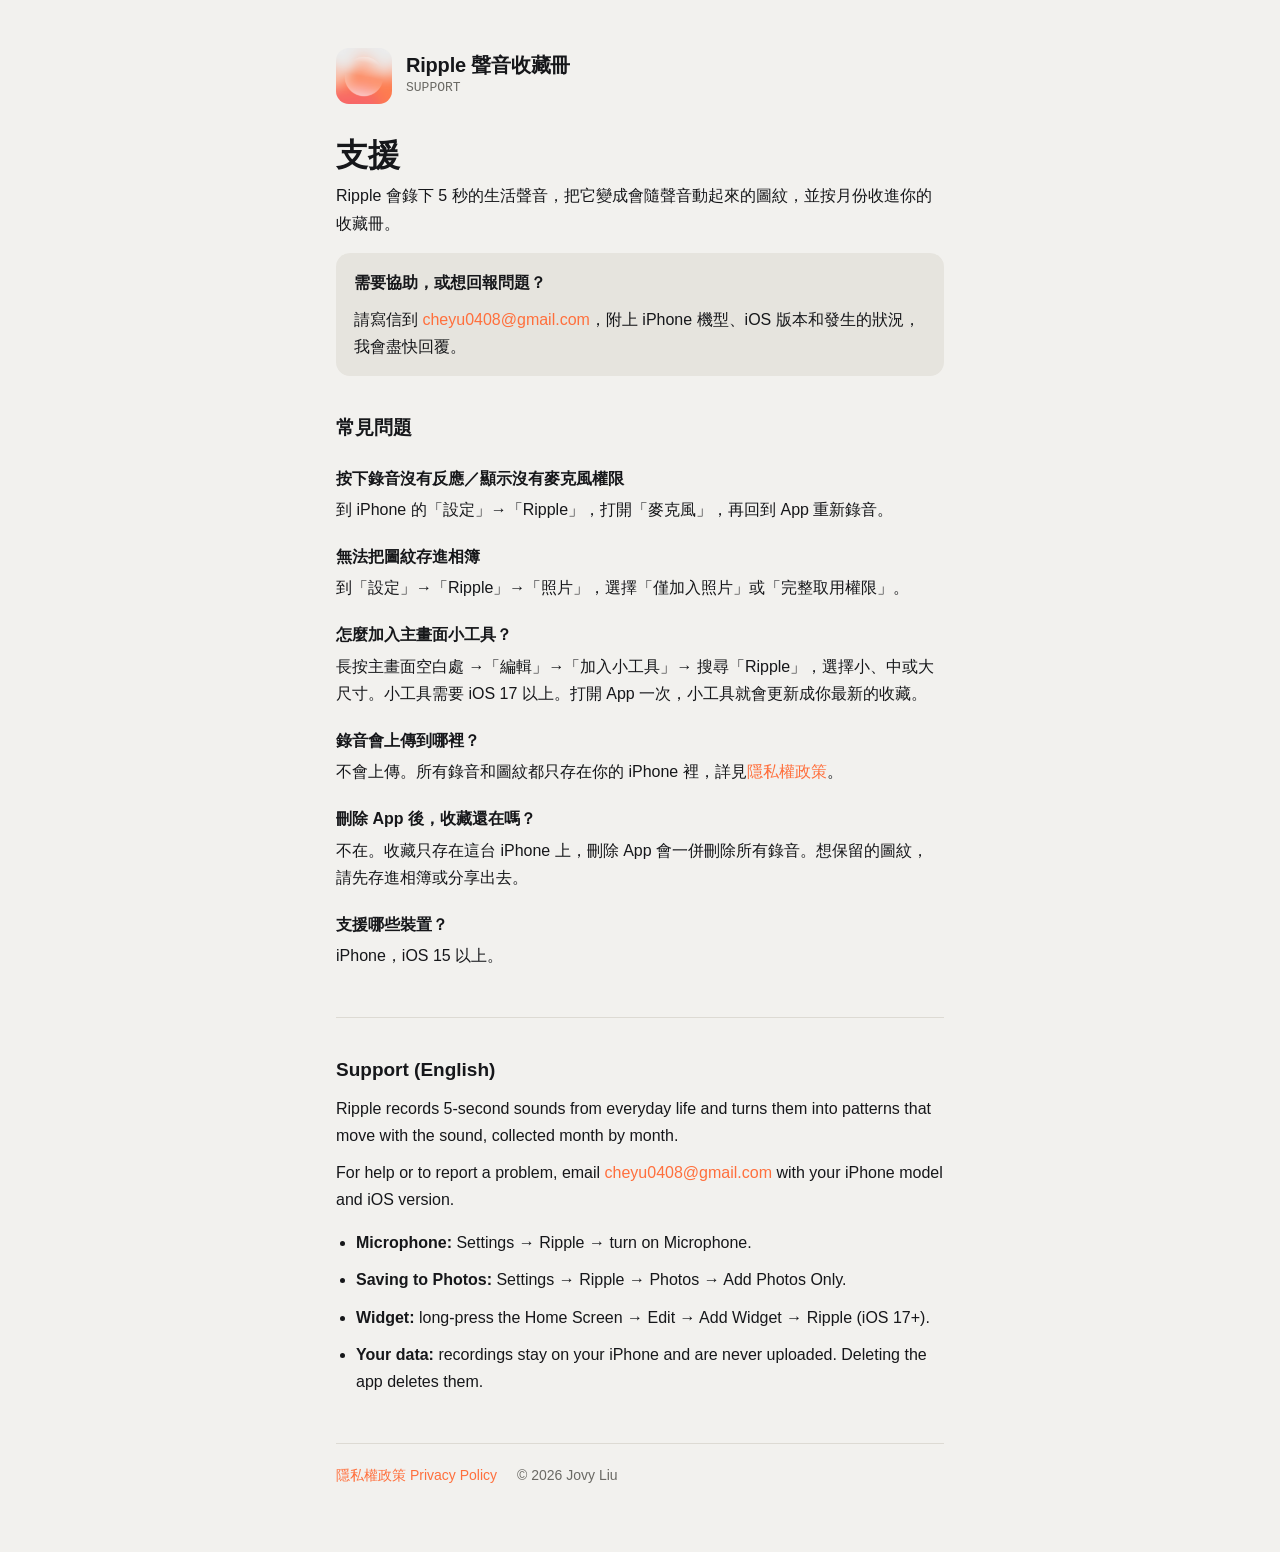
<file: index.html>
<!doctype html>
<html lang="zh-Hant">
<head>
<meta charset="utf-8">
<meta name="viewport" content="width=device-width, initial-scale=1">
<title>Ripple 聲音收藏冊 · 支援</title>
<meta name="description" content="Ripple 聲音收藏冊的使用說明與聯絡方式。">
<link rel="icon" href="icon.png">
<link rel="stylesheet" href="style.css">
</head>
<body>
<main>
  <header>
    <img src="icon.png" alt="">
    <div>
      <div class="name">Ripple 聲音收藏冊</div>
      <div class="sub">SUPPORT</div>
    </div>
  </header>

  <h1>支援</h1>
  <p>Ripple 會錄下 5 秒的生活聲音，把它變成會隨聲音動起來的圖紋，並按月份收進你的收藏冊。</p>

  <div class="card">
    <p><strong>需要協助，或想回報問題？</strong></p>
    <p style="margin:0">請寫信到 <a href="mailto:cheyu0408@gmail.com?subject=Ripple%20%E6%94%AF%E6%8F%B4">cheyu0408@gmail.com</a>，附上 iPhone 機型、iOS 版本和發生的狀況，我會盡快回覆。</p>
  </div>

  <h2>常見問題</h2>

  <h3>按下錄音沒有反應／顯示沒有麥克風權限</h3>
  <p>到 iPhone 的「設定」→「Ripple」，打開「麥克風」，再回到 App 重新錄音。</p>

  <h3>無法把圖紋存進相簿</h3>
  <p>到「設定」→「Ripple」→「照片」，選擇「僅加入照片」或「完整取用權限」。</p>

  <h3>怎麼加入主畫面小工具？</h3>
  <p>長按主畫面空白處 →「編輯」→「加入小工具」→ 搜尋「Ripple」，選擇小、中或大尺寸。小工具需要 iOS 17 以上。打開 App 一次，小工具就會更新成你最新的收藏。</p>

  <h3>錄音會上傳到哪裡？</h3>
  <p>不會上傳。所有錄音和圖紋都只存在你的 iPhone 裡，詳見<a href="privacy.html">隱私權政策</a>。</p>

  <h3>刪除 App 後，收藏還在嗎？</h3>
  <p>不在。收藏只存在這台 iPhone 上，刪除 App 會一併刪除所有錄音。想保留的圖紋，請先存進相簿或分享出去。</p>

  <h3>支援哪些裝置？</h3>
  <p>iPhone，iOS 15 以上。</p>

  <hr>

  <h2 lang="en">Support (English)</h2>
  <div lang="en">
    <p>Ripple records 5-second sounds from everyday life and turns them into patterns that move with the sound, collected month by month.</p>
    <p>For help or to report a problem, email <a href="mailto:cheyu0408@gmail.com?subject=Ripple%20Support">cheyu0408@gmail.com</a> with your iPhone model and iOS version.</p>
    <ul>
      <li><strong>Microphone:</strong> Settings → Ripple → turn on Microphone.</li>
      <li><strong>Saving to Photos:</strong> Settings → Ripple → Photos → Add Photos Only.</li>
      <li><strong>Widget:</strong> long-press the Home Screen → Edit → Add Widget → Ripple (iOS 17+).</li>
      <li><strong>Your data:</strong> recordings stay on your iPhone and are never uploaded. Deleting the app deletes them.</li>
    </ul>
  </div>

  <nav><a href="privacy.html">隱私權政策 Privacy Policy</a><span>© 2026 Jovy Liu</span></nav>
</main>
</body>
</html>
</file>
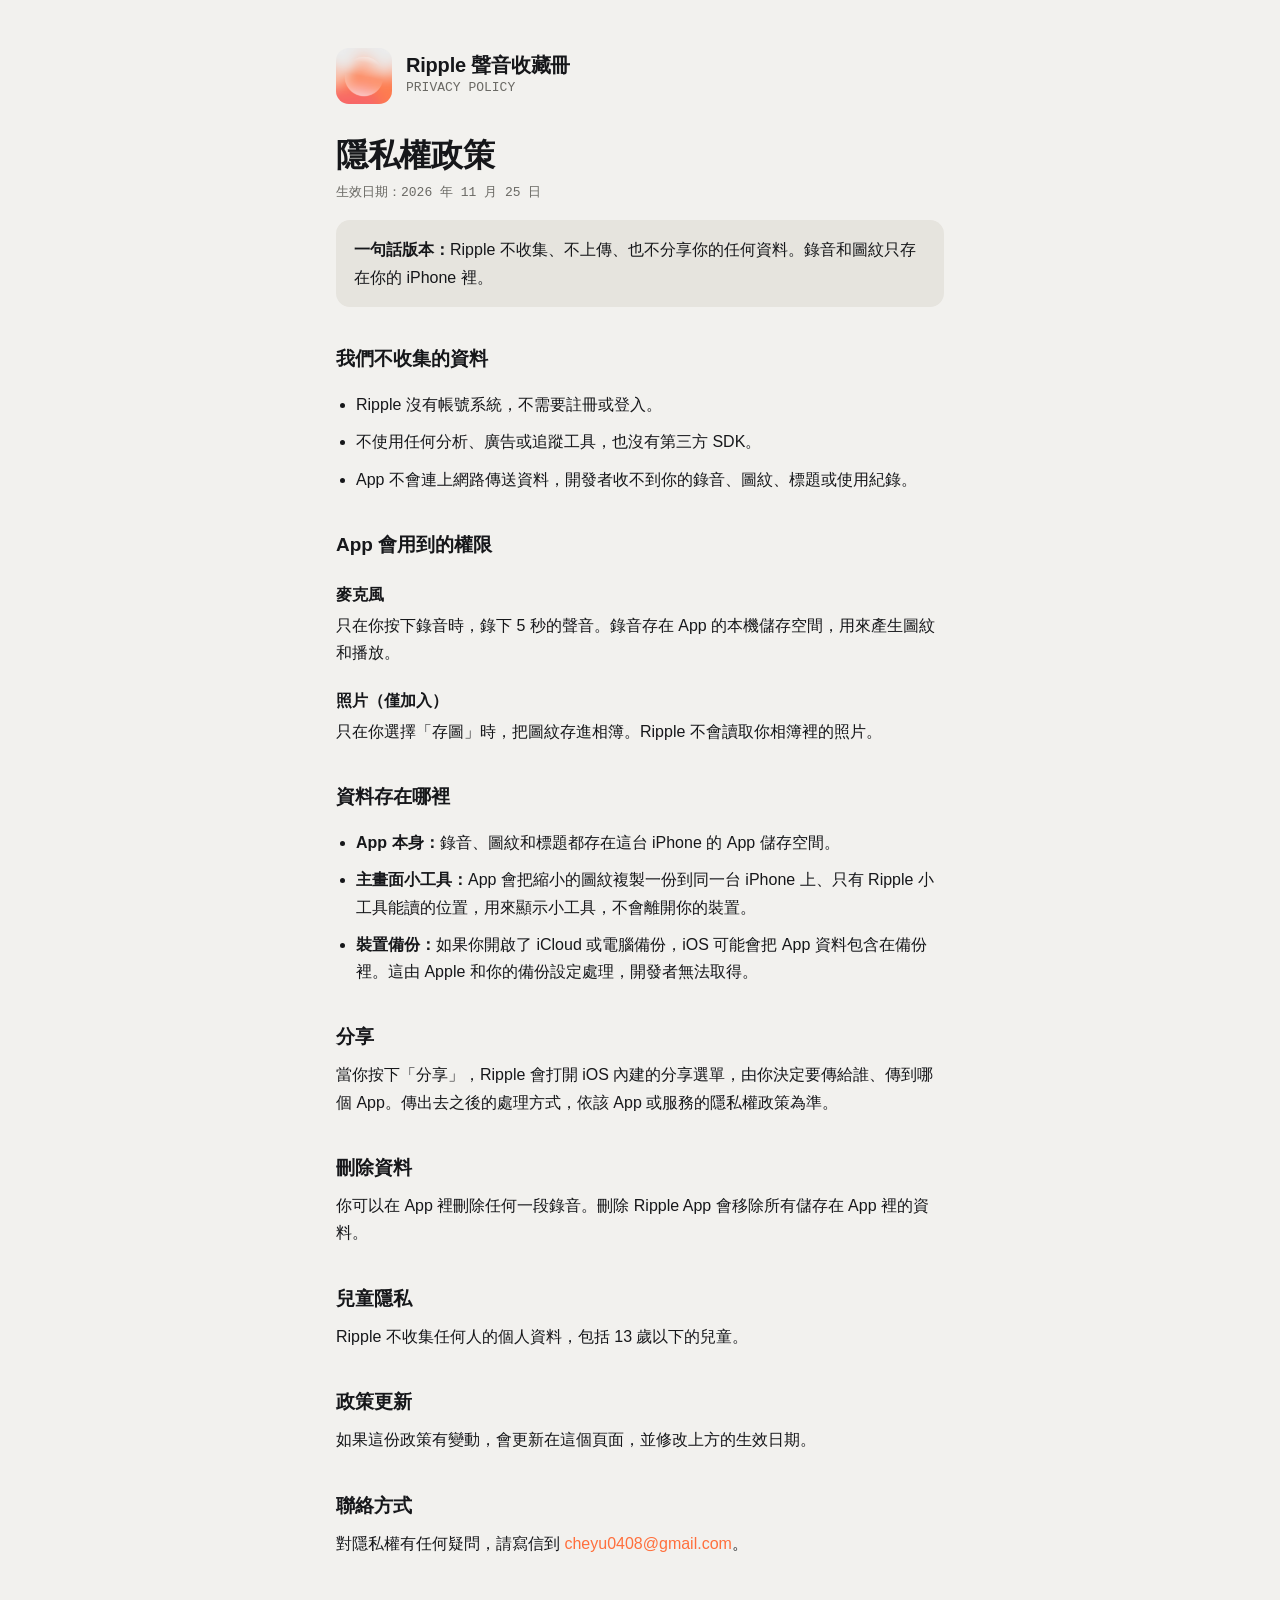
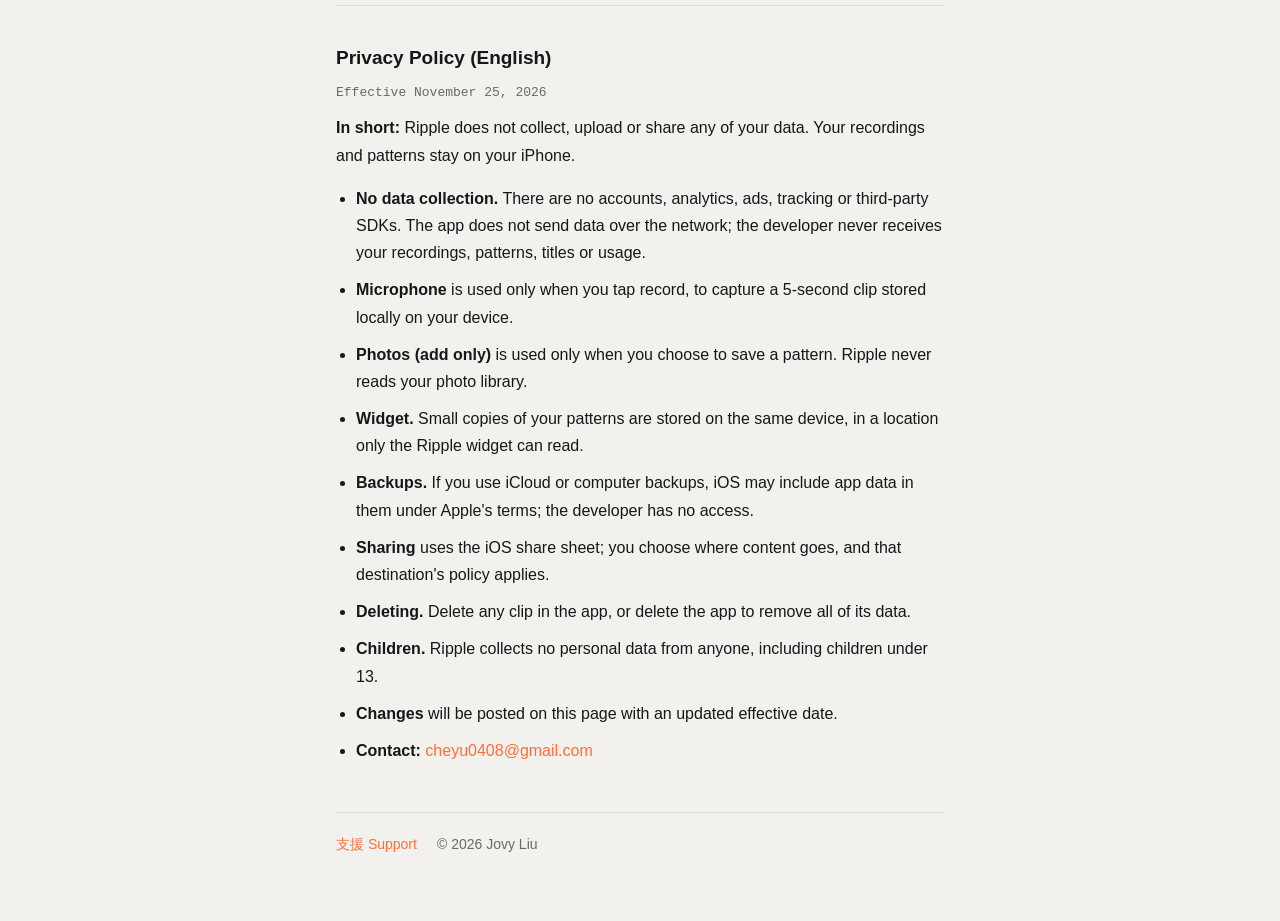
<file: privacy.html>
<!doctype html>
<html lang="zh-Hant">
<head>
<meta charset="utf-8">
<meta name="viewport" content="width=device-width, initial-scale=1">
<title>Ripple 聲音收藏冊 · 隱私權政策</title>
<meta name="description" content="Ripple 聲音收藏冊不收集任何個人資料，錄音只存在你的 iPhone 裡。">
<link rel="icon" href="icon.png">
<link rel="stylesheet" href="style.css">
</head>
<body>
<main>
  <header>
    <img src="icon.png" alt="">
    <div>
      <div class="name">Ripple 聲音收藏冊</div>
      <div class="sub">PRIVACY POLICY</div>
    </div>
  </header>

  <h1>隱私權政策</h1>
  <p class="meta">生效日期：2026 年 11 月 25 日</p>

  <div class="card">
    <p style="margin:0"><strong>一句話版本：</strong>Ripple 不收集、不上傳、也不分享你的任何資料。錄音和圖紋只存在你的 iPhone 裡。</p>
  </div>

  <h2>我們不收集的資料</h2>
  <ul>
    <li>Ripple 沒有帳號系統，不需要註冊或登入。</li>
    <li>不使用任何分析、廣告或追蹤工具，也沒有第三方 SDK。</li>
    <li>App 不會連上網路傳送資料，開發者收不到你的錄音、圖紋、標題或使用紀錄。</li>
  </ul>

  <h2>App 會用到的權限</h2>
  <h3>麥克風</h3>
  <p>只在你按下錄音時，錄下 5 秒的聲音。錄音存在 App 的本機儲存空間，用來產生圖紋和播放。</p>
  <h3>照片（僅加入）</h3>
  <p>只在你選擇「存圖」時，把圖紋存進相簿。Ripple 不會讀取你相簿裡的照片。</p>

  <h2>資料存在哪裡</h2>
  <ul>
    <li><strong>App 本身：</strong>錄音、圖紋和標題都存在這台 iPhone 的 App 儲存空間。</li>
    <li><strong>主畫面小工具：</strong>App 會把縮小的圖紋複製一份到同一台 iPhone 上、只有 Ripple 小工具能讀的位置，用來顯示小工具，不會離開你的裝置。</li>
    <li><strong>裝置備份：</strong>如果你開啟了 iCloud 或電腦備份，iOS 可能會把 App 資料包含在備份裡。這由 Apple 和你的備份設定處理，開發者無法取得。</li>
  </ul>

  <h2>分享</h2>
  <p>當你按下「分享」，Ripple 會打開 iOS 內建的分享選單，由你決定要傳給誰、傳到哪個 App。傳出去之後的處理方式，依該 App 或服務的隱私權政策為準。</p>

  <h2>刪除資料</h2>
  <p>你可以在 App 裡刪除任何一段錄音。刪除 Ripple App 會移除所有儲存在 App 裡的資料。</p>

  <h2>兒童隱私</h2>
  <p>Ripple 不收集任何人的個人資料，包括 13 歲以下的兒童。</p>

  <h2>政策更新</h2>
  <p>如果這份政策有變動，會更新在這個頁面，並修改上方的生效日期。</p>

  <h2>聯絡方式</h2>
  <p>對隱私權有任何疑問，請寫信到 <a href="mailto:cheyu0408@gmail.com?subject=Ripple%20%E9%9A%B1%E7%A7%81%E6%AC%8A">cheyu0408@gmail.com</a>。</p>

  <hr>

  <div lang="en">
    <h2>Privacy Policy (English)</h2>
    <p class="meta">Effective November 25, 2026</p>
    <p><strong>In short:</strong> Ripple does not collect, upload or share any of your data. Your recordings and patterns stay on your iPhone.</p>
    <ul>
      <li><strong>No data collection.</strong> There are no accounts, analytics, ads, tracking or third-party SDKs. The app does not send data over the network; the developer never receives your recordings, patterns, titles or usage.</li>
      <li><strong>Microphone</strong> is used only when you tap record, to capture a 5-second clip stored locally on your device.</li>
      <li><strong>Photos (add only)</strong> is used only when you choose to save a pattern. Ripple never reads your photo library.</li>
      <li><strong>Widget.</strong> Small copies of your patterns are stored on the same device, in a location only the Ripple widget can read.</li>
      <li><strong>Backups.</strong> If you use iCloud or computer backups, iOS may include app data in them under Apple's terms; the developer has no access.</li>
      <li><strong>Sharing</strong> uses the iOS share sheet; you choose where content goes, and that destination's policy applies.</li>
      <li><strong>Deleting.</strong> Delete any clip in the app, or delete the app to remove all of its data.</li>
      <li><strong>Children.</strong> Ripple collects no personal data from anyone, including children under 13.</li>
      <li><strong>Changes</strong> will be posted on this page with an updated effective date.</li>
      <li><strong>Contact:</strong> <a href="mailto:cheyu0408@gmail.com?subject=Ripple%20Privacy">cheyu0408@gmail.com</a></li>
    </ul>
  </div>

  <nav><a href="index.html">支援 Support</a><span>© 2026 Jovy Liu</span></nav>
</main>
</body>
</html>
</file>
<file: style.css>
:root {
  --bg: #F2F1EE;
  --raised: #E6E4DE;
  --text: #16171A;
  --muted: #6A6964;
  --border: #DDDAD3;
  --accent: #FF6F3C;
  color-scheme: light dark;
}
@media (prefers-color-scheme: dark) {
  :root {
    --bg: #0B0C10;
    --raised: #1A1C22;
    --text: #F2F1EE;
    --muted: #8D8A84;
    --border: rgba(242, 241, 238, 0.12);
  }
}
* { box-sizing: border-box; }
body {
  margin: 0;
  background: var(--bg);
  color: var(--text);
  font: 16px/1.7 -apple-system, BlinkMacSystemFont, "Inter", "PingFang TC", "Helvetica Neue", sans-serif;
  -webkit-text-size-adjust: 100%;
}
main { max-width: 640px; margin: 0 auto; padding: 48px 16px 64px; }
header { display: flex; align-items: center; gap: 14px; margin-bottom: 32px; }
header img { width: 56px; height: 56px; border-radius: 13px; }
header .name { font-weight: 700; font-size: 20px; letter-spacing: -0.2px; line-height: 1.2; }
header .sub { color: var(--muted); font-size: 13px; font-family: "SF Mono", ui-monospace, Menlo, monospace; }
h1 { font-size: 32px; letter-spacing: -0.32px; line-height: 1.2; margin: 0 0 8px; }
h2 { font-size: 19px; margin: 36px 0 8px; }
h3 { font-size: 16px; margin: 20px 0 4px; }
p, li { margin: 0 0 10px; }
ul { padding-left: 20px; }
.meta { color: var(--muted); font-size: 13px; font-family: "SF Mono", ui-monospace, Menlo, monospace; }
.card { background: var(--raised); border-radius: 14px; padding: 16px 18px; margin: 16px 0; }
a { color: var(--accent); text-decoration: none; }
a:hover { text-decoration: underline; }
hr { border: 0; border-top: 1px solid var(--border); margin: 48px 0 24px; }
nav { display: flex; gap: 20px; font-size: 14px; margin-top: 48px; padding-top: 20px; border-top: 1px solid var(--border); }
nav span { color: var(--muted); }
</file>
